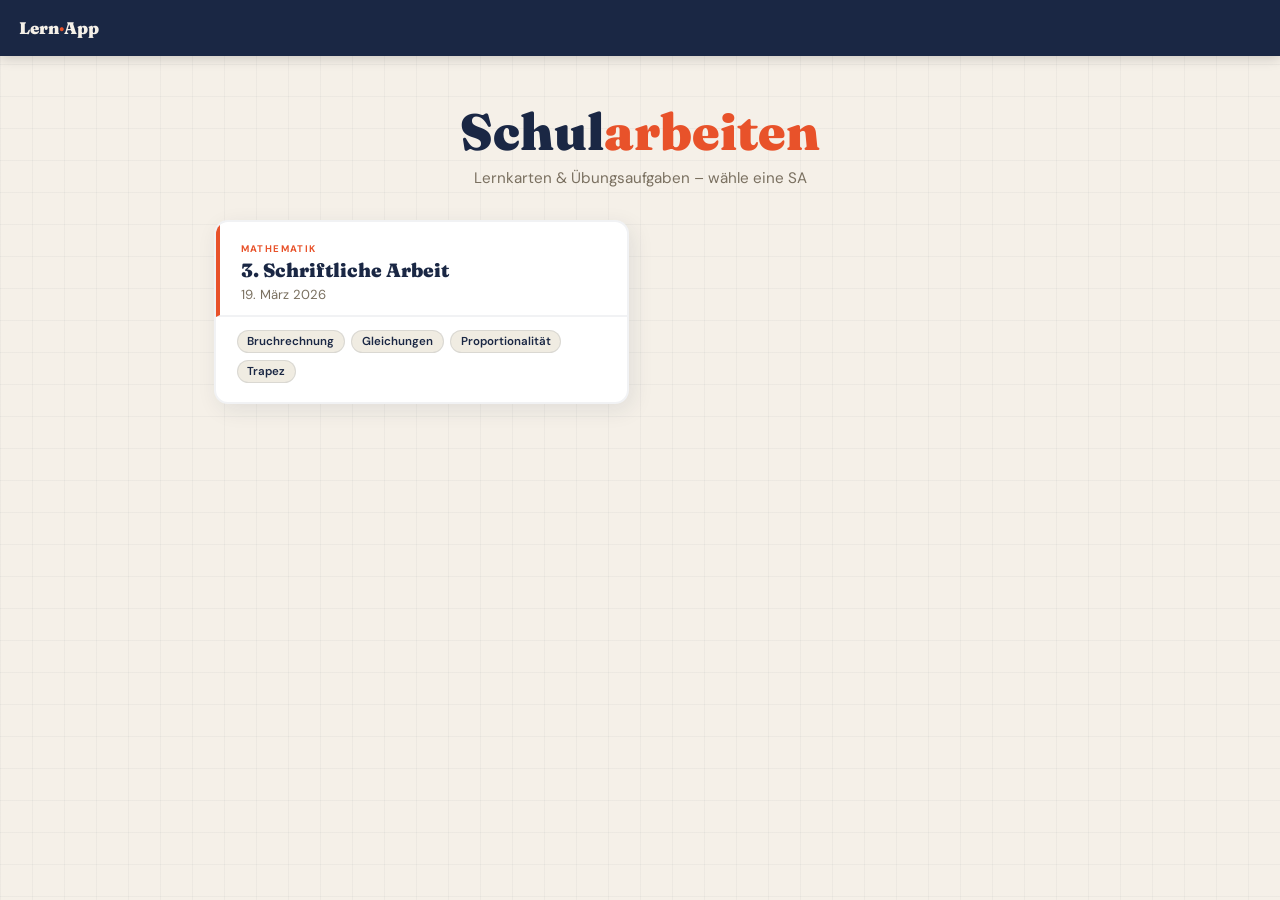
<file: index.html>
<!DOCTYPE html>
<html lang="de">
<head>
<meta charset="UTF-8">
<meta name="viewport" content="width=device-width, initial-scale=1.0">
<title>Schularbeiten – Lernkarten & Übungen</title>
<link href="https://fonts.googleapis.com/css2?family=Fraunces:ital,wght@0,400;0,700;0,900;1,400&family=DM+Sans:wght@300;400;500;600&display=swap" rel="stylesheet">
<link rel="stylesheet" href="shared/style.css">
</head>
<body>

<nav class="topbar">
  <div class="topbar-brand">Lern<span>·</span>App</div>
</nav>

<div class="landing-header">
  <h1>Schul<span>arbeiten</span></h1>
  <p>Lernkarten &amp; Übungsaufgaben – wähle eine SA</p>
</div>

<div class="sa-grid" id="sa-grid"></div>

<script src="sa/registry.js"></script>
<script>
(function() {
  const grid = document.getElementById('sa-grid');
  const today = new Date().toISOString().slice(0, 10);

  // Sort: upcoming first (by date desc), then past
  const sorted = [...SA_REGISTRY].sort((a, b) => {
    const aFuture = a.date >= today;
    const bFuture = b.date >= today;
    if (aFuture !== bFuture) return aFuture ? -1 : 1;
    return aFuture ? a.date.localeCompare(b.date) : b.date.localeCompare(a.date);
  });

  sorted.forEach(sa => {
    const dateObj = new Date(sa.date + 'T00:00:00');
    const dateStr = dateObj.toLocaleDateString('de-AT', {
      day: 'numeric', month: 'long', year: 'numeric'
    });

    const topicPills = sa.topics
      .map(t => `<span class="sa-topic-pill">${t}</span>`)
      .join('');

    const card = document.createElement('a');
    card.className = 'sa-card';
    card.href = 'app?sa=' + encodeURIComponent(sa.id);
    card.innerHTML = `
      <div class="sa-card-head" style="border-left: 4px solid ${sa.color}">
        <div class="sa-card-subject" style="color:${sa.color}">${sa.subject}</div>
        <div class="sa-card-title">${sa.title}</div>
        <div class="sa-card-date">${dateStr}</div>
      </div>
      <div class="sa-card-body">
        <div class="sa-card-topics">${topicPills}</div>
      </div>`;
    grid.appendChild(card);
  });
})();
</script>
</body>
</html>
</file>
<file: shared/style.css>
/* ─── Reset & base ───────────────────────────────────────────── */
* { box-sizing: border-box; margin: 0; padding: 0; }

:root {
  --bg: #f5f0e8;
  --accent: #e8522a;
  --navy: #1a2744;
  --muted: #7a7060;
  --white: #ffffff;
  --nav-h: 56px;
  --toc-w: 230px;
}

html, body { height: 100%; }

body {
  font-family: 'DM Sans', sans-serif;
  background: var(--bg);
  color: var(--navy);
  overflow-x: hidden;
}

body::before {
  content: '';
  position: fixed; inset: 0;
  background-image:
    linear-gradient(rgba(26,39,68,0.035) 1px, transparent 1px),
    linear-gradient(90deg, rgba(26,39,68,0.035) 1px, transparent 1px);
  background-size: 32px 32px;
  pointer-events: none; z-index: 0;
}

/* ─── Top nav ────────────────────────────────────────────────── */
.topbar {
  position: fixed; top: 0; left: 0; right: 0;
  height: var(--nav-h);
  background: var(--navy);
  display: flex; align-items: center;
  z-index: 100;
  box-shadow: 0 2px 12px rgba(0,0,0,0.18);
}
.topbar-brand {
  font-family: 'Fraunces', serif;
  font-weight: 900; font-size: 1.05rem;
  color: var(--bg); padding: 0 1.2rem;
  white-space: nowrap; flex-shrink: 0;
}
.topbar-brand span { color: var(--accent); }

.topbar-back {
  color: rgba(245,240,232,0.6); text-decoration: none;
  font-size: 0.82rem; font-weight: 600;
  padding: 0 0.8rem; display: flex; align-items: center; gap: 0.3rem;
  transition: color 0.15s; flex-shrink: 0;
}
.topbar-back:hover { color: var(--bg); }

.tab-btn {
  height: var(--nav-h); padding: 0 1.3rem;
  border: none; background: none;
  color: rgba(245,240,232,0.55);
  font-family: 'DM Sans', sans-serif;
  font-size: 0.85rem; font-weight: 600;
  letter-spacing: 0.04em; cursor: pointer;
  position: relative; transition: color 0.15s;
  white-space: nowrap;
}
.tab-btn::after {
  content: '';
  position: absolute; bottom: 0; left: 1rem; right: 1rem;
  height: 3px; border-radius: 3px 3px 0 0;
  background: var(--accent);
  transform: scaleX(0); transition: transform 0.2s;
}
.tab-btn:hover { color: var(--bg); }
.tab-btn.active { color: var(--bg); }
.tab-btn.active::after { transform: scaleX(1); }

.toc-toggle {
  margin-left: auto; height: var(--nav-h);
  padding: 0 1.2rem; border: none; background: none;
  color: rgba(245,240,232,0.6);
  font-size: 0.8rem; font-weight: 600;
  letter-spacing: 0.06em; text-transform: uppercase;
  cursor: pointer; display: flex; align-items: center; gap: 0.4rem;
  transition: color 0.15s; flex-shrink: 0;
}
.toc-toggle:hover { color: var(--bg); }
.toc-toggle svg { transition: transform 0.25s; }
.toc-toggle.open svg { transform: rotate(180deg); }

.nav-score {
  background: rgba(255,255,255,0.1); border-radius: 20px;
  padding: 0.2rem 0.7rem; font-size: 0.75rem; font-weight: 700;
  color: var(--bg); margin-right: 0.5rem;
  white-space: nowrap; flex-shrink: 0;
}

/* ─── TOC sidebar ────────────────────────────────────────────── */
.toc-sidebar {
  position: fixed; top: var(--nav-h); right: 0;
  width: var(--toc-w);
  height: calc(100vh - var(--nav-h));
  background: var(--white);
  border-left: 2px solid rgba(26,39,68,0.08);
  overflow-y: auto;
  transform: translateX(100%);
  transition: transform 0.28s cubic-bezier(0.4,0,0.2,1);
  z-index: 90; padding: 1.2rem 0;
  box-shadow: -4px 0 24px rgba(26,39,68,0.10);
}
.toc-sidebar.open { transform: translateX(0); }

.toc-head {
  font-size: 0.62rem; font-weight: 700;
  letter-spacing: 0.14em; text-transform: uppercase;
  color: var(--muted); padding: 0 1.2rem 0.6rem;
  border-bottom: 1px solid rgba(26,39,68,0.08);
  margin-bottom: 0.6rem;
}
.toc-group-label {
  font-size: 0.65rem; font-weight: 700;
  letter-spacing: 0.1em; text-transform: uppercase;
  padding: 0.8rem 1.2rem 0.3rem;
  display: flex; align-items: center; gap: 0.5rem;
}
.toc-dot { width: 7px; height: 7px; border-radius: 50%; flex-shrink: 0; }
.toc-item {
  display: block; width: 100%;
  padding: 0.38rem 1.2rem 0.38rem 2rem;
  font-size: 0.8rem; color: var(--navy);
  background: none; border: none;
  text-align: left; cursor: pointer;
  transition: background 0.12s, color 0.12s; line-height: 1.3;
}
.toc-item:hover { background: #f0ece2; color: var(--accent); }

/* ─── Pages ──────────────────────────────────────────────────── */
.page {
  display: none;
  padding: calc(var(--nav-h) + 2rem) 1.5rem 5rem;
  min-height: 100vh;
  position: relative; z-index: 1;
  transition: margin-right 0.28s;
}
.page.active { display: block; }
.page.toc-open { margin-right: var(--toc-w); }

.page-inner { max-width: 1060px; margin: 0 auto; }

.page-header { text-align: center; margin-bottom: 2.5rem; }
.page-header .badge {
  display: inline-block; background: var(--accent); color: white;
  font-size: 0.65rem; font-weight: 700;
  letter-spacing: 0.15em; text-transform: uppercase;
  padding: 0.25rem 0.75rem; border-radius: 2px; margin-bottom: 0.7rem;
}
.page-header h2 {
  font-family: 'Fraunces', serif;
  font-size: clamp(1.6rem, 4vw, 2.6rem);
  font-weight: 900; line-height: 1.1;
}
.page-header h2 span { color: var(--accent); }
.page-header p { color: var(--muted); margin-top: 0.4rem; font-size: 0.88rem; }

/* ─── Flashcard sections ─────────────────────────────────────── */
.fc-section { margin-bottom: 2.8rem; }

.section-title {
  font-family: 'Fraunces', serif;
  font-size: 1.05rem; font-weight: 700;
  margin-bottom: 1rem; padding-bottom: 0.45rem;
  border-bottom: 2px solid var(--navy);
  display: flex; align-items: center; gap: 0.5rem;
}
.section-title .dot { width: 10px; height: 10px; border-radius: 50%; flex-shrink: 0; }

.cards {
  display: grid;
  grid-template-columns: repeat(auto-fill, minmax(270px, 1fr));
  gap: 1.2rem;
}

.fc-exercise-link {
  display: inline-flex; align-items: center; gap: 0.4rem;
  margin-top: 1rem; padding: 0.4rem 0.9rem;
  background: none; border: 1.5px solid rgba(26,39,68,0.18);
  border-radius: 6px; font-family: 'DM Sans', sans-serif;
  font-size: 0.8rem; font-weight: 600; color: var(--muted);
  cursor: pointer; transition: all 0.15s; text-decoration: none;
}
.fc-exercise-link:hover { border-color: var(--accent); color: var(--accent); }

/* flip card */
.card-wrap { min-height: 210px; perspective: 1200px; cursor: pointer; }
.card-inner {
  width: 100%; min-height: 210px; position: relative;
  transform-style: preserve-3d;
  transition: transform 0.5s cubic-bezier(0.4,0,0.2,1);
}
.card-wrap.flipped .card-inner { transform: rotateY(180deg); }

.card-front, .card-back {
  width: 100%; border-radius: 12px;
  backface-visibility: hidden; -webkit-backface-visibility: hidden;
  padding: 1.4rem; display: flex; flex-direction: column; justify-content: center;
}
.card-front {
  position: relative; min-height: 210px;
  color: var(--bg); box-shadow: 4px 6px 22px rgba(26,39,68,0.17);
}
.card-back {
  position: absolute; top: 0; left: 0; right: 0; min-height: 100%;
  background: var(--white); color: var(--navy);
  transform: rotateY(180deg);
  box-shadow: 4px 6px 22px rgba(26,39,68,0.1);
  border: 2px solid rgba(26,39,68,0.07);
  overflow-y: auto; justify-content: flex-start;
}

.card-tag {
  font-size: 0.6rem; font-weight: 700;
  letter-spacing: 0.12em; text-transform: uppercase;
  opacity: 0.5; margin-bottom: 0.55rem;
}
.card-question {
  font-family: 'Fraunces', serif;
  font-size: 1.05rem; font-weight: 700; line-height: 1.35;
}
.card-hint { margin-top: auto; font-size: 0.7rem; opacity: 0.35; letter-spacing: 0.06em; }

.card-answer-label {
  font-size: 0.6rem; font-weight: 700;
  letter-spacing: 0.12em; text-transform: uppercase;
  margin-bottom: 0.45rem;
}
.card-answer { font-size: 0.88rem; line-height: 1.55; }
.card-answer strong {
  display: block; font-family: 'Fraunces', serif;
  font-size: 1rem; font-weight: 700; margin-bottom: 0.25rem;
}

/* formula block (rendered from <f>...</f> shorthand) */
.formula {
  font-family: 'Fraunces', serif; font-size: 1.1rem; font-weight: 700;
  background: #f0ece2;
  padding: 0.35rem 0.7rem; margin: 0.35rem 0;
  border-radius: 0 6px 6px 0; display: inline-block;
  border-left: 3px solid var(--accent);
}

/* fraction (rendered from <fr>num|den</fr> shorthand) */
.frac {
  display: inline-flex; flex-direction: column; align-items: center;
  vertical-align: middle; text-align: center;
  margin: 0 0.1em; line-height: 1.15;
}
.frac-num {
  padding: 0 0.15em 0.12em;
  border-bottom: 1.5px solid currentColor;
}
.frac-den {
  padding: 0.12em 0.15em 0;
}

/* progress strip */
.progress-strip {
  position: fixed; bottom: 0; left: 0; right: 0; z-index: 80;
  background: var(--white); border-top: 1px solid rgba(26,39,68,0.09);
  padding: 0.65rem 1.5rem;
  display: flex; align-items: center; gap: 1rem;
  font-size: 0.78rem; color: var(--muted);
}
.progress-track {
  flex: 1; height: 4px; background: #e0dbd0;
  border-radius: 2px; overflow: hidden;
}
.progress-fill {
  height: 100%; background: var(--accent); border-radius: 2px;
  transition: width 0.35s ease;
}

/* ─── Exercise section indicator (sticky) ────────────────────── */
.ex-section-indicator {
  position: fixed; top: var(--nav-h); left: 0; right: 0;
  height: 34px; background: var(--white);
  border-bottom: 1px solid rgba(26,39,68,0.08);
  display: none; align-items: center; padding: 0 1.5rem;
  font-family: 'Fraunces', serif; font-size: 0.8rem; font-weight: 700;
  color: var(--navy); z-index: 95; gap: 0.5rem;
  box-shadow: 0 2px 8px rgba(26,39,68,0.06);
  transition: opacity 0.2s;
}
.ex-section-indicator.visible { display: flex; }
.ex-section-indicator .dot { width: 8px; height: 8px; border-radius: 50%; flex-shrink: 0; }

/* ─── Exercises ──────────────────────────────────────────────── */
.ex-score-bar {
  display: flex; align-items: center; gap: 1rem;
  margin-bottom: 1.5rem; font-size: 0.85rem; color: var(--muted);
}
.ex-score-val {
  font-family: 'Fraunces', serif;
  font-size: 1.5rem; font-weight: 900; color: var(--navy);
}

.ex-group {
  margin-bottom: 2.5rem; padding-top: 1rem;
  border-top: 3px solid rgba(26,39,68,0.06);
}
.ex-group:first-child { border-top: none; padding-top: 0; }

.ex-card {
  background: var(--white); border-radius: 14px;
  box-shadow: 4px 6px 22px rgba(26,39,68,0.09);
  border: 2px solid rgba(26,39,68,0.06);
  overflow: hidden; margin-bottom: 1.4rem;
  border-left: 4px solid var(--accent);
}
.ex-header {
  background: var(--navy); color: var(--bg);
  padding: 0.9rem 1.3rem; display: flex; align-items: center; gap: 0.9rem;
}
.ex-num {
  font-family: 'Fraunces', serif;
  font-size: 1.4rem; font-weight: 900; color: var(--accent);
  line-height: 1; min-width: 1.8rem;
}
.ex-title { font-family: 'Fraunces', serif; font-size: 0.95rem; font-weight: 700; }
.ex-find {
  margin-left: auto; background: var(--accent); color: white;
  font-size: 0.65rem; font-weight: 700;
  letter-spacing: 0.1em; text-transform: uppercase;
  padding: 0.25rem 0.6rem; border-radius: 4px; white-space: nowrap;
}

.ex-body {
  padding: 1.1rem 1.3rem;
  display: grid; grid-template-columns: auto 1fr;
  gap: 1.1rem; align-items: center;
}
.ex-body.ex-body-prompt {
  grid-template-columns: 1fr;
}
.ex-diagram svg { display: block; }

.ex-prompt {
  font-family: 'Fraunces', serif;
  font-size: 1.25rem; font-weight: 700;
  background: #f0ece2; padding: 0.6rem 1rem;
  border-radius: 8px; border-left: 3px solid var(--accent);
  margin-bottom: 0.5rem;
}

.ex-givens { display: flex; flex-wrap: wrap; gap: 0.45rem; margin-bottom: 0.9rem; }
.ex-given-pill {
  background: #f0ece2; border: 1.5px solid rgba(26,39,68,0.1);
  border-radius: 20px; padding: 0.22rem 0.65rem;
  font-size: 0.8rem; font-weight: 600; font-family: 'Fraunces', serif;
}
.ex-given-pill.unknown { background: #fff3ee; border-color: var(--accent); color: var(--accent); }

.ex-input-row { display: flex; align-items: center; gap: 0.55rem; flex-wrap: wrap; }
.ex-input-label { font-family: 'Fraunces', serif; font-size: 1rem; font-weight: 700; white-space: nowrap; }
.ex-input {
  width: 100px; padding: 0.4rem 0.65rem;
  border: 2px solid rgba(26,39,68,0.18); border-radius: 6px;
  font-family: 'DM Sans', sans-serif; font-size: 0.92rem;
  background: #fafaf7; outline: none; transition: border-color 0.15s;
}
.ex-input:focus { border-color: var(--accent); }
.ex-input.correct { border-color: #4a9b6f; background: #f0faf4; }
.ex-input.wrong   { border-color: var(--accent); background: #fff5f2; }
.ex-unit { font-size: 0.82rem; color: var(--muted); font-weight: 500; }
.ex-check-btn {
  padding: 0.4rem 0.9rem; background: var(--navy); color: white;
  border: none; border-radius: 6px; font-family: 'DM Sans', sans-serif;
  font-size: 0.82rem; font-weight: 600; cursor: pointer; transition: background 0.15s;
}
.ex-check-btn:hover { background: var(--accent); }

.ex-feedback { font-size: 0.8rem; font-weight: 600; margin-top: 0.45rem; min-height: 1.1em; }
.ex-feedback.ok  { color: #4a9b6f; }
.ex-feedback.err { color: var(--accent); }

.ex-show-solution {
  background: none; border: 1.5px solid rgba(26,39,68,0.18); border-radius: 6px;
  padding: 0.3rem 0.75rem; font-size: 0.75rem; font-weight: 600; color: var(--muted);
  cursor: pointer; margin-top: 0.35rem; transition: all 0.15s;
}
.ex-show-solution:hover { border-color: var(--navy); color: var(--navy); }

.ex-solution {
  display: none; background: #f8f5ee;
  border-top: 2px dashed rgba(26,39,68,0.1);
  padding: 0.9rem 1.3rem;
}
.ex-solution.visible { display: block; }
.ex-solution-title {
  font-size: 0.62rem; font-weight: 700;
  letter-spacing: 0.12em; text-transform: uppercase;
  color: #4a9b6f; margin-bottom: 0.45rem;
}
.ex-steps { font-size: 0.83rem; line-height: 1.8; }

/* step formula (rendered from <sf>...</sf> shorthand) */
.step-formula {
  font-family: 'Fraunces', serif; font-size: 0.92rem; font-weight: 700;
  background: #eae5d8; padding: 0.12rem 0.45rem;
  border-radius: 4px; display: inline-block;
}

/* ─── Landing page ───────────────────────────────────────────── */
.landing-header {
  text-align: center;
  padding: calc(var(--nav-h) + 3rem) 1.5rem 2rem;
  position: relative; z-index: 1;
}
.landing-header h1 {
  font-family: 'Fraunces', serif;
  font-size: clamp(2rem, 5vw, 3.2rem);
  font-weight: 900; line-height: 1.1;
}
.landing-header h1 span { color: var(--accent); }
.landing-header p { color: var(--muted); margin-top: 0.5rem; font-size: 0.95rem; }

.sa-grid {
  max-width: 900px; margin: 0 auto;
  padding: 0 1.5rem 4rem;
  display: grid;
  grid-template-columns: repeat(auto-fill, minmax(280px, 1fr));
  gap: 1.4rem;
  position: relative; z-index: 1;
}

.sa-card {
  background: var(--white); border-radius: 14px;
  box-shadow: 4px 6px 22px rgba(26,39,68,0.09);
  border: 2px solid rgba(26,39,68,0.06);
  overflow: hidden; text-decoration: none; color: var(--navy);
  transition: transform 0.18s, box-shadow 0.18s;
  display: block;
}
.sa-card:hover {
  transform: translateY(-3px);
  box-shadow: 4px 10px 30px rgba(26,39,68,0.15);
}
.sa-card-head {
  padding: 1.2rem 1.3rem 0.8rem;
  border-bottom: 2px solid rgba(26,39,68,0.06);
}
.sa-card-subject {
  font-size: 0.6rem; font-weight: 700;
  letter-spacing: 0.14em; text-transform: uppercase;
  margin-bottom: 0.3rem;
}
.sa-card-title {
  font-family: 'Fraunces', serif;
  font-size: 1.2rem; font-weight: 900; line-height: 1.2;
}
.sa-card-date {
  font-size: 0.82rem; color: var(--muted); margin-top: 0.2rem;
}
.sa-card-body { padding: 0.8rem 1.3rem 1.2rem; }
.sa-card-topics { display: flex; flex-wrap: wrap; gap: 0.4rem; }
.sa-topic-pill {
  background: #f0ece2; border: 1.5px solid rgba(26,39,68,0.1);
  border-radius: 20px; padding: 0.2rem 0.6rem;
  font-size: 0.72rem; font-weight: 600;
}

/* ─── Responsive ─────────────────────────────────────────────── */
@media (max-width: 640px) {
  .cards { grid-template-columns: 1fr; }
  .ex-body, .ex-body.ex-body-prompt { grid-template-columns: 1fr; }
  .topbar-brand { font-size: 0.82rem; padding: 0 0.5rem; overflow: hidden; text-overflow: ellipsis; min-width: 0; }
  .topbar-back { font-size: 0.75rem; padding: 0 0.4rem; overflow: hidden; max-width: 2rem; }
  .tab-btn { padding: 0 0.55rem; font-size: 0.72rem; }
  .toc-toggle { padding: 0 0.6rem; font-size: 0.7rem; }
  .toc-label { display: none; }
  .nav-score { font-size: 0.68rem; padding: 0.15rem 0.5rem; margin-right: 0.2rem; }
  .sa-grid { grid-template-columns: 1fr; }
  .ex-section-indicator { font-size: 0.72rem; padding: 0 1rem; }
}
</file>
